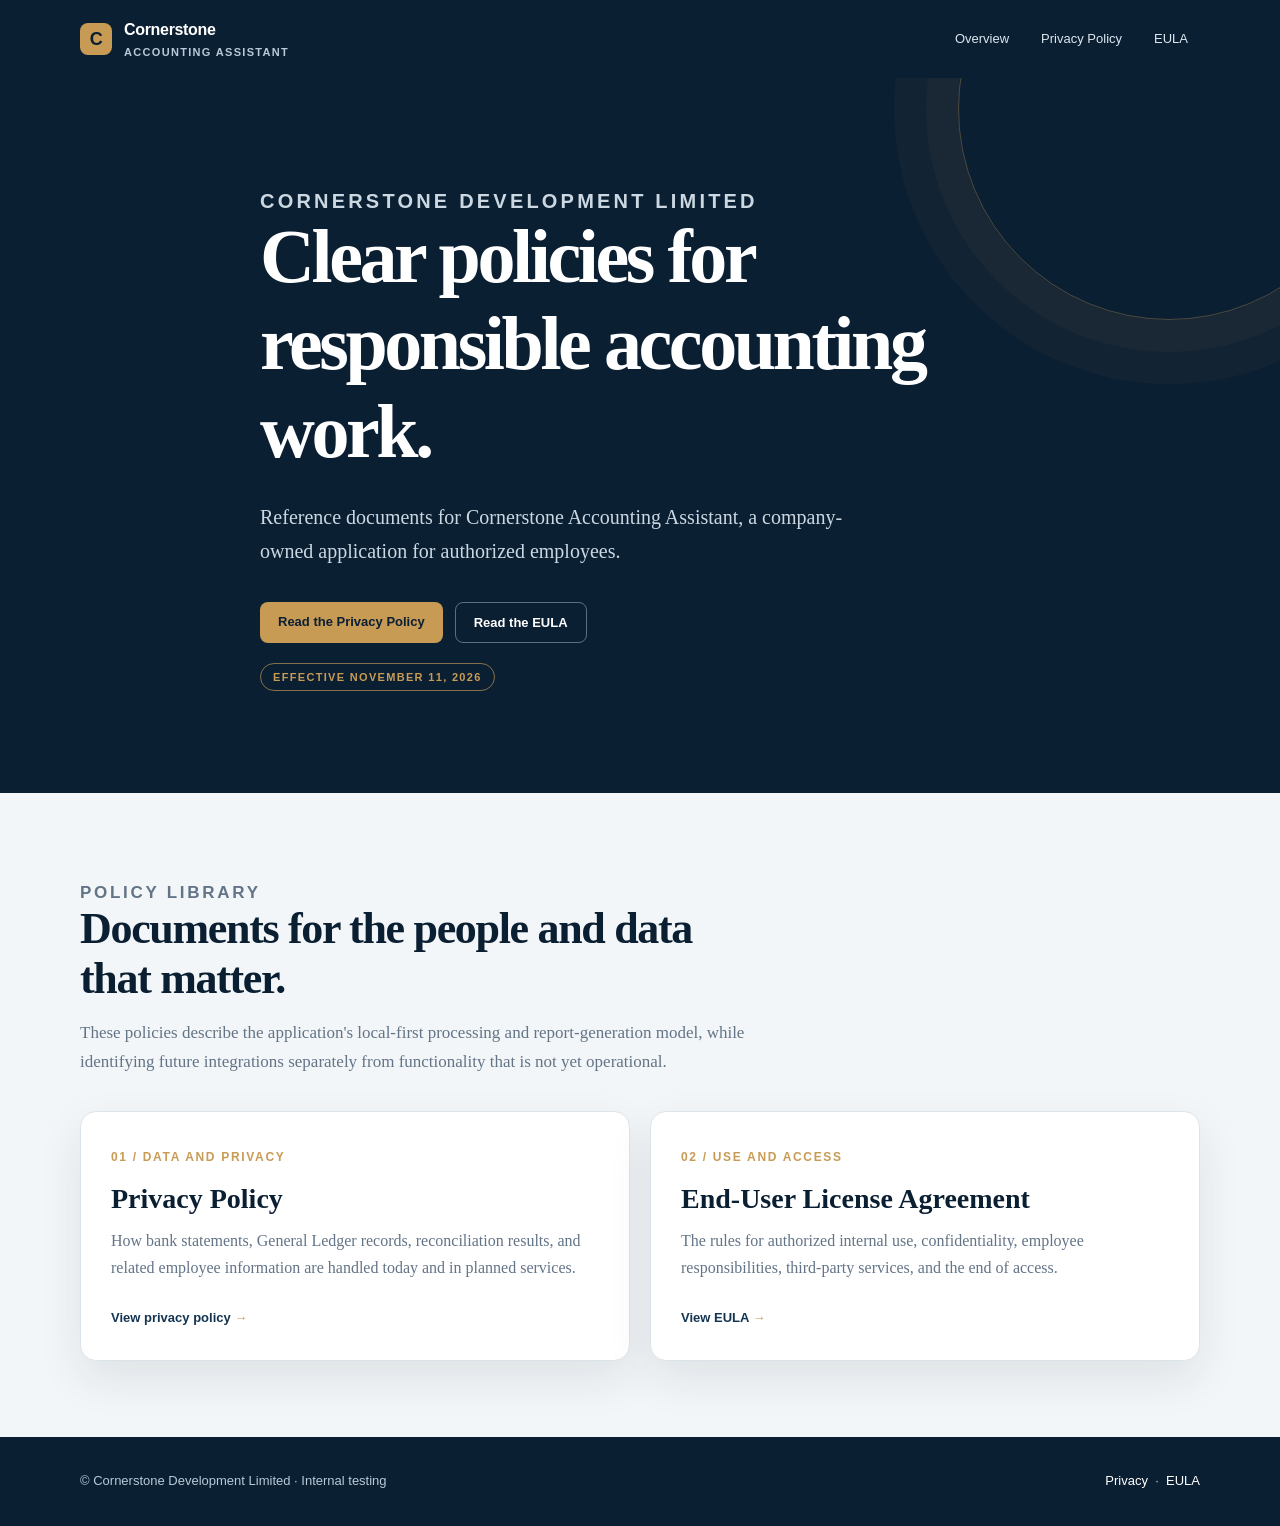
<file: index.html>
<!doctype html>
<html lang="en">
<head>
  <meta charset="utf-8">
  <meta name="viewport" content="width=device-width, initial-scale=1">
  <meta name="description" content="Legal policies for Cornerstone Accounting Assistant, an internal accounting application by Cornerstone Development Limited.">
  <title>Cornerstone Accounting Assistant | Legal policies</title>
  <link rel="stylesheet" href="styles.css">
</head>
<body>
  <header class="site-header">
    <div class="header-inner">
      <a class="brand" href="index.html"><span class="brand-mark" aria-hidden="true">C</span><span>Cornerstone<small>Accounting Assistant</small></span></a>
      <nav aria-label="Primary navigation"><a href="index.html">Overview</a><a href="privacy.html">Privacy Policy</a><a href="eula.html">EULA</a></nav>
    </div>
  </header>
  <main>
    <section class="hero"><div class="container hero-content"><p class="eyebrow">Cornerstone Development Limited</p><h1>Clear policies for responsible accounting work.</h1><p>Reference documents for Cornerstone Accounting Assistant, a company-owned application for authorized employees.</p><div class="button-row"><a class="button button-primary" href="privacy.html">Read the Privacy Policy</a><a class="button button-secondary" href="eula.html">Read the EULA</a></div><span class="status">Effective November 11, 2026</span></div></section>
    <section class="section"><div class="container"><div class="section-heading"><p class="eyebrow">Policy library</p><h2>Documents for the people and data that matter.</h2><p>These policies describe the application's local-first processing and report-generation model, while identifying future integrations separately from functionality that is not yet operational.</p></div><div class="policy-grid"><article class="card"><span class="card-label">01 / Data and privacy</span><h3>Privacy Policy</h3><p>How bank statements, General Ledger records, reconciliation results, and related employee information are handled today and in planned services.</p><a class="text-link" href="privacy.html">View privacy policy</a></article><article class="card"><span class="card-label">02 / Use and access</span><h3>End-User License Agreement</h3><p>The rules for authorized internal use, confidentiality, employee responsibilities, third-party services, and the end of access.</p><a class="text-link" href="eula.html">View EULA</a></article></div></div></section>
  </main>
  <footer><div class="container footer-inner"><span>© Cornerstone Development Limited · Internal testing</span><span><a href="privacy.html">Privacy</a> &nbsp;·&nbsp; <a href="eula.html">EULA</a></span></div></footer>
</body>
</html>
</file>
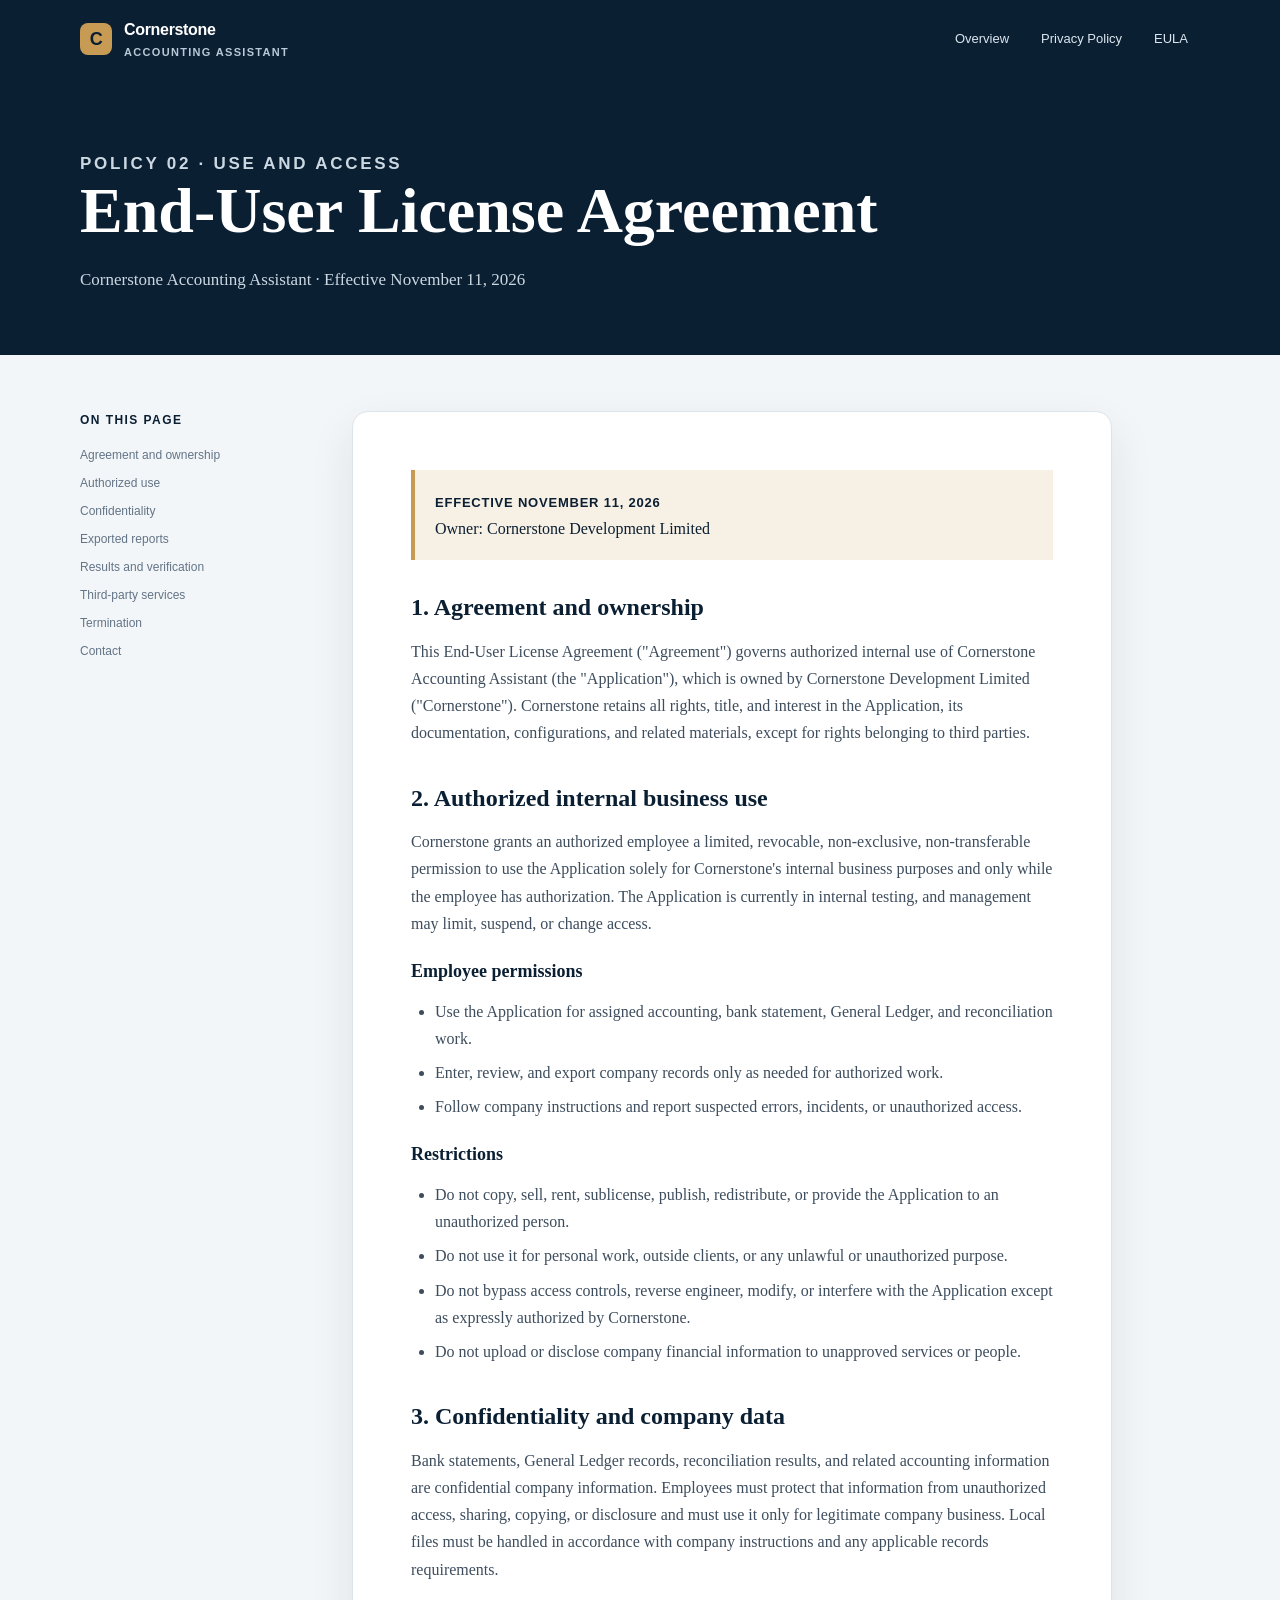
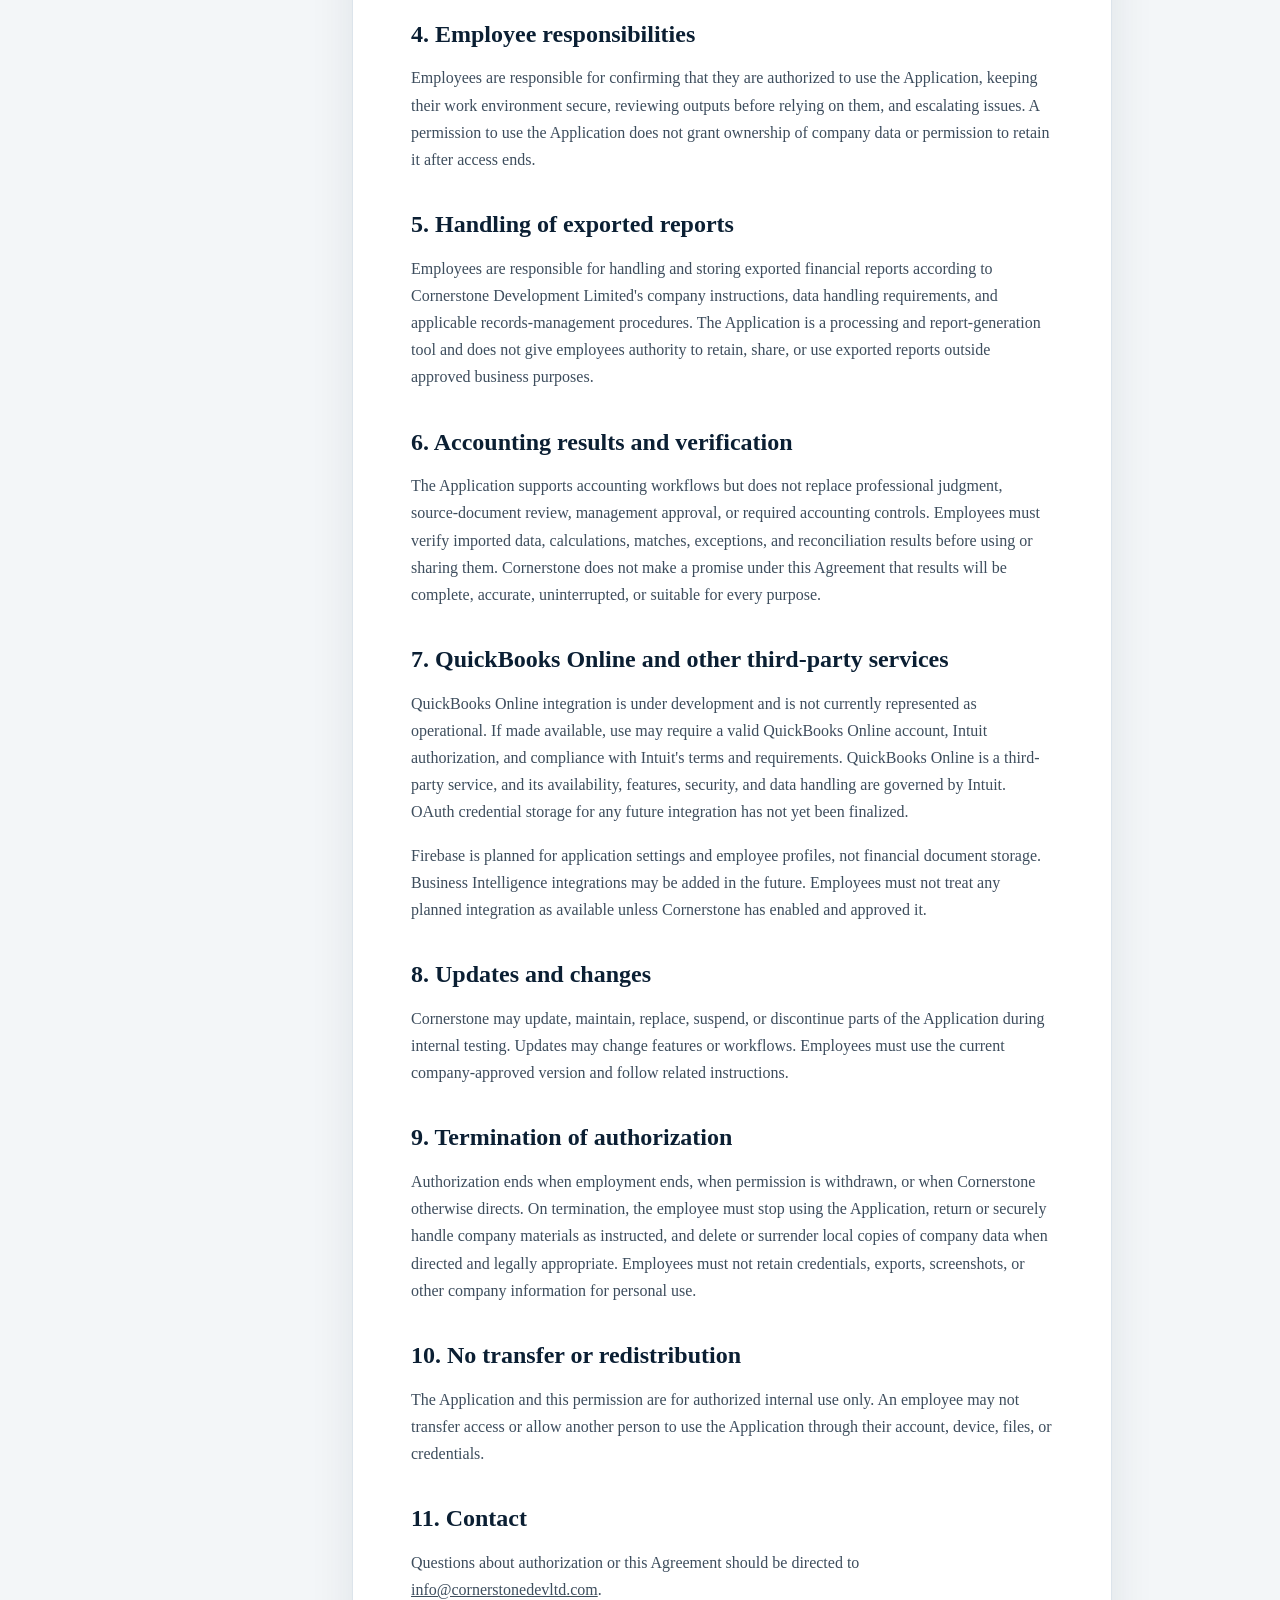
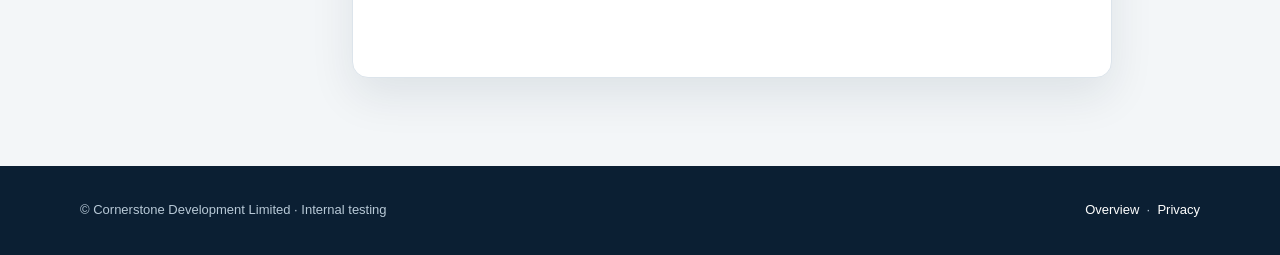
<file: eula.html>
<!doctype html>
<html lang="en">
<head><meta charset="utf-8"><meta name="viewport" content="width=device-width, initial-scale=1"><meta name="description" content="End-User License Agreement for Cornerstone Accounting Assistant."><title>EULA | Cornerstone Accounting Assistant</title><link rel="stylesheet" href="styles.css"></head>
<body>
  <header class="site-header"><div class="header-inner"><a class="brand" href="index.html"><span class="brand-mark" aria-hidden="true">C</span><span>Cornerstone<small>Accounting Assistant</small></span></a><nav aria-label="Primary navigation"><a href="index.html">Overview</a><a href="privacy.html">Privacy Policy</a><a href="eula.html">EULA</a></nav></div></header>
  <section class="page-hero"><div class="container"><p class="eyebrow">Policy 02 · Use and access</p><h1>End-User License Agreement</h1><p>Cornerstone Accounting Assistant · Effective November 11, 2026</p></div></section>
  <main class="container document-layout"><aside class="toc" aria-label="On this page"><strong>On this page</strong><a href="#agreement">Agreement and ownership</a><a href="#authorized">Authorized use</a><a href="#confidentiality">Confidentiality</a><a href="#reports">Exported reports</a><a href="#accuracy">Results and verification</a><a href="#integrations">Third-party services</a><a href="#termination">Termination</a><a href="#contact">Contact</a></aside>
    <article class="document"><div class="notice"><strong>Effective November 11, 2026</strong><br>Owner: Cornerstone Development Limited</div>
      <h2 id="agreement">1. Agreement and ownership</h2><p>This End-User License Agreement ("Agreement") governs authorized internal use of Cornerstone Accounting Assistant (the "Application"), which is owned by Cornerstone Development Limited ("Cornerstone"). Cornerstone retains all rights, title, and interest in the Application, its documentation, configurations, and related materials, except for rights belonging to third parties.</p>
      <h2 id="authorized">2. Authorized internal business use</h2><p>Cornerstone grants an authorized employee a limited, revocable, non-exclusive, non-transferable permission to use the Application solely for Cornerstone's internal business purposes and only while the employee has authorization. The Application is currently in internal testing, and management may limit, suspend, or change access.</p><h3>Employee permissions</h3><ul><li>Use the Application for assigned accounting, bank statement, General Ledger, and reconciliation work.</li><li>Enter, review, and export company records only as needed for authorized work.</li><li>Follow company instructions and report suspected errors, incidents, or unauthorized access.</li></ul><h3>Restrictions</h3><ul><li>Do not copy, sell, rent, sublicense, publish, redistribute, or provide the Application to an unauthorized person.</li><li>Do not use it for personal work, outside clients, or any unlawful or unauthorized purpose.</li><li>Do not bypass access controls, reverse engineer, modify, or interfere with the Application except as expressly authorized by Cornerstone.</li><li>Do not upload or disclose company financial information to unapproved services or people.</li></ul>
      <h2 id="confidentiality">3. Confidentiality and company data</h2><p>Bank statements, General Ledger records, reconciliation results, and related accounting information are confidential company information. Employees must protect that information from unauthorized access, sharing, copying, or disclosure and must use it only for legitimate company business. Local files must be handled in accordance with company instructions and any applicable records requirements.</p>
      <h2>4. Employee responsibilities</h2><p>Employees are responsible for confirming that they are authorized to use the Application, keeping their work environment secure, reviewing outputs before relying on them, and escalating issues. A permission to use the Application does not grant ownership of company data or permission to retain it after access ends.</p>
      <h2 id="reports">5. Handling of exported reports</h2><p>Employees are responsible for handling and storing exported financial reports according to Cornerstone Development Limited's company instructions, data handling requirements, and applicable records-management procedures. The Application is a processing and report-generation tool and does not give employees authority to retain, share, or use exported reports outside approved business purposes.</p>
      <h2 id="accuracy">6. Accounting results and verification</h2><p>The Application supports accounting workflows but does not replace professional judgment, source-document review, management approval, or required accounting controls. Employees must verify imported data, calculations, matches, exceptions, and reconciliation results before using or sharing them. Cornerstone does not make a promise under this Agreement that results will be complete, accurate, uninterrupted, or suitable for every purpose.</p>
      <h2 id="integrations">7. QuickBooks Online and other third-party services</h2><p>QuickBooks Online integration is under development and is not currently represented as operational. If made available, use may require a valid QuickBooks Online account, Intuit authorization, and compliance with Intuit's terms and requirements. QuickBooks Online is a third-party service, and its availability, features, security, and data handling are governed by Intuit. OAuth credential storage for any future integration has not yet been finalized.</p><p>Firebase is planned for application settings and employee profiles, not financial document storage. Business Intelligence integrations may be added in the future. Employees must not treat any planned integration as available unless Cornerstone has enabled and approved it.</p>
      <h2>8. Updates and changes</h2><p>Cornerstone may update, maintain, replace, suspend, or discontinue parts of the Application during internal testing. Updates may change features or workflows. Employees must use the current company-approved version and follow related instructions.</p>
      <h2 id="termination">9. Termination of authorization</h2><p>Authorization ends when employment ends, when permission is withdrawn, or when Cornerstone otherwise directs. On termination, the employee must stop using the Application, return or securely handle company materials as instructed, and delete or surrender local copies of company data when directed and legally appropriate. Employees must not retain credentials, exports, screenshots, or other company information for personal use.</p>
      <h2>10. No transfer or redistribution</h2><p>The Application and this permission are for authorized internal use only. An employee may not transfer access or allow another person to use the Application through their account, device, files, or credentials.</p>
      <h2 id="contact">11. Contact</h2><p>Questions about authorization or this Agreement should be directed to <a href="mailto:info@cornerstonedevltd.com">info@cornerstonedevltd.com</a>.</p>
    </article>
  </main>
  <footer><div class="container footer-inner"><span>© Cornerstone Development Limited · Internal testing</span><span><a href="index.html">Overview</a> &nbsp;·&nbsp; <a href="privacy.html">Privacy</a></span></div></footer>
</body></html>
</file>
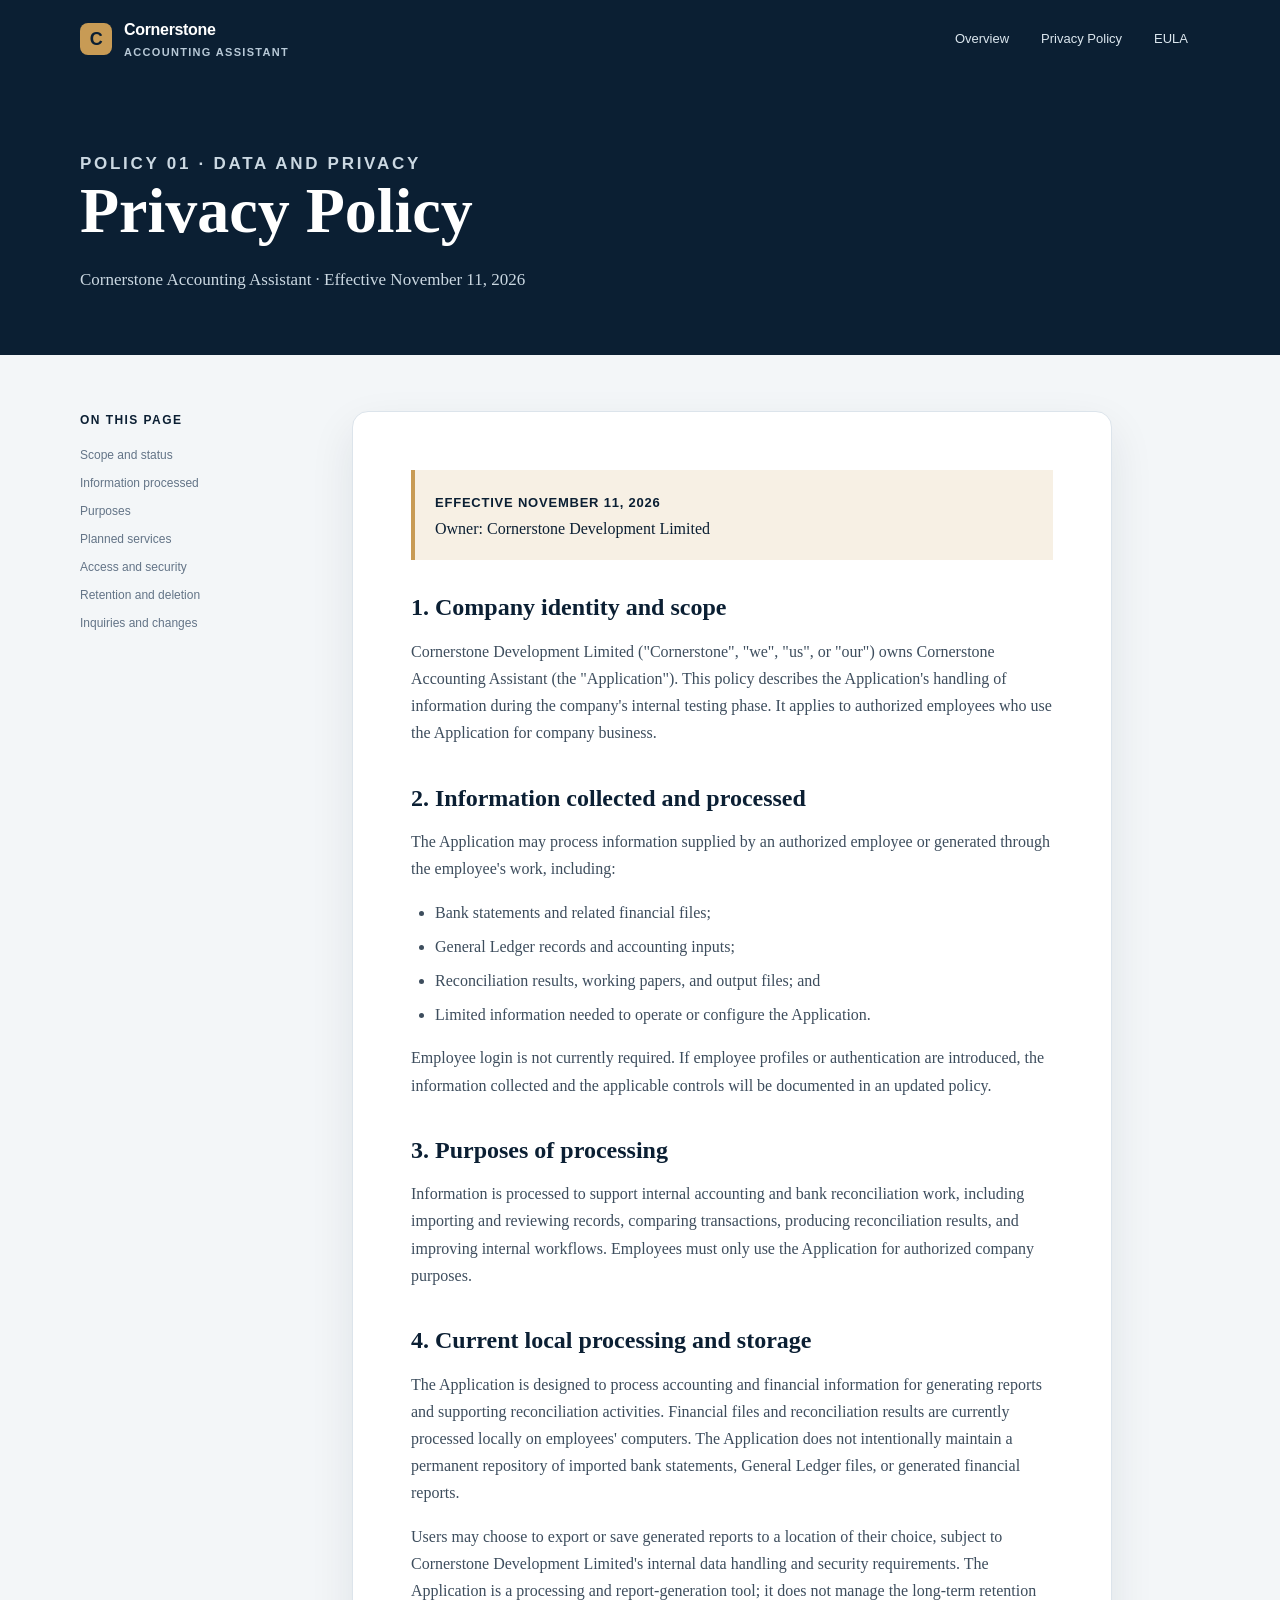
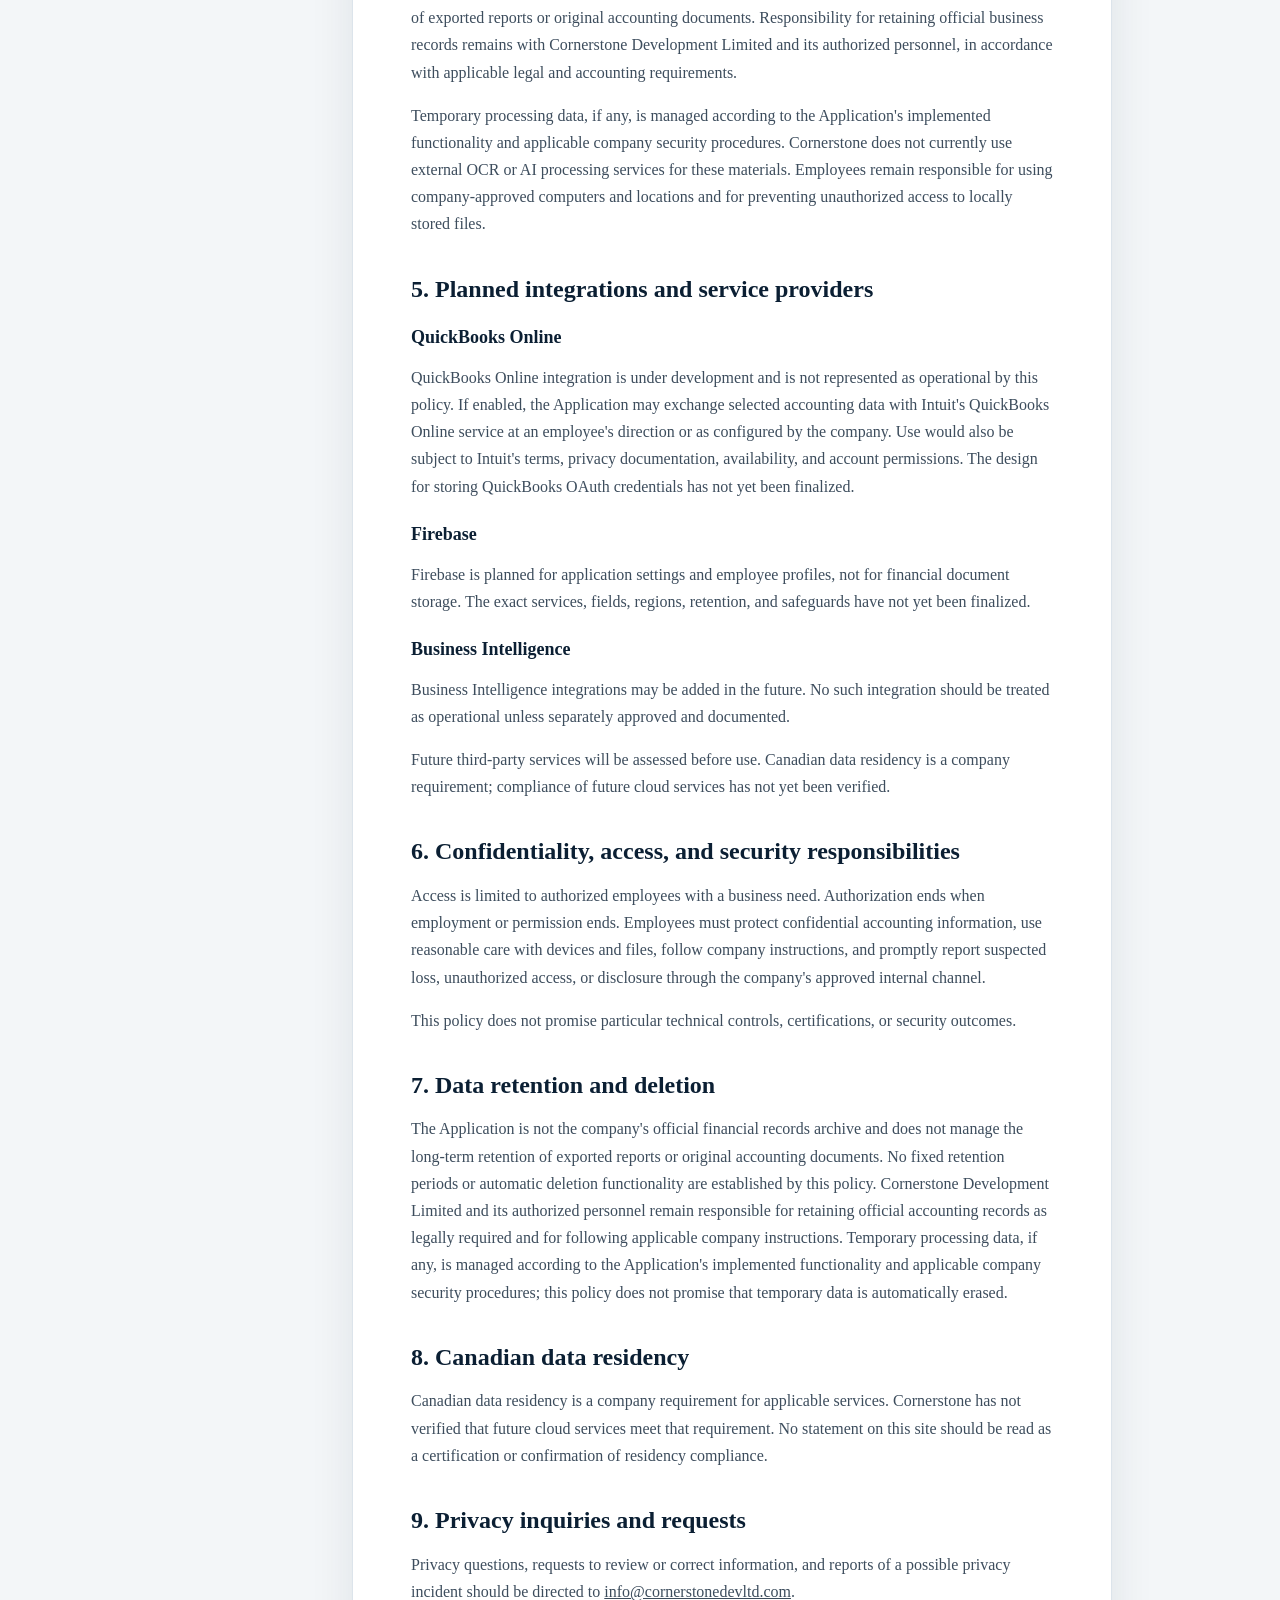
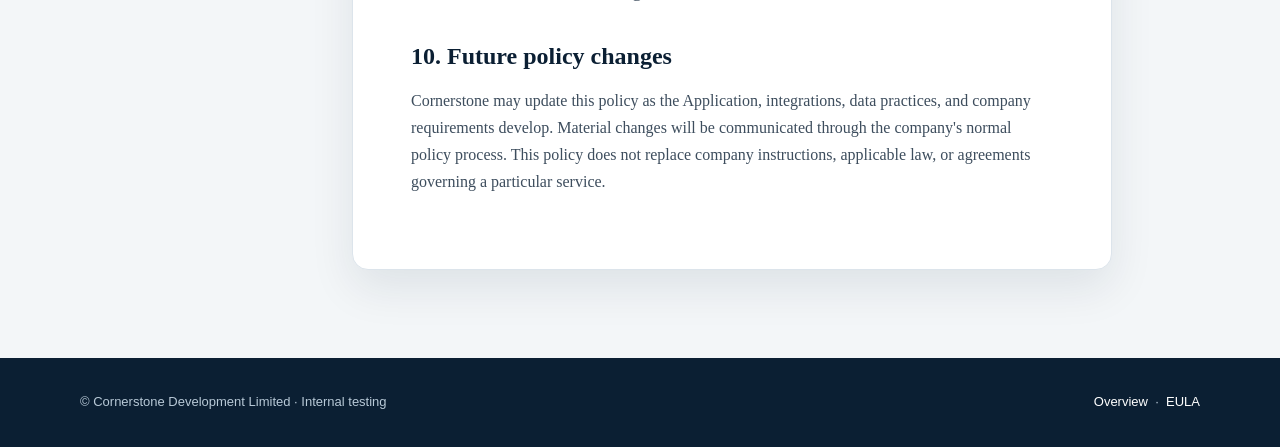
<file: privacy.html>
<!doctype html>
<html lang="en">
<head><meta charset="utf-8"><meta name="viewport" content="width=device-width, initial-scale=1"><meta name="description" content="Privacy Policy for Cornerstone Accounting Assistant."><title>Privacy Policy | Cornerstone Accounting Assistant</title><link rel="stylesheet" href="styles.css"></head>
<body>
  <header class="site-header"><div class="header-inner"><a class="brand" href="index.html"><span class="brand-mark" aria-hidden="true">C</span><span>Cornerstone<small>Accounting Assistant</small></span></a><nav aria-label="Primary navigation"><a href="index.html">Overview</a><a href="privacy.html">Privacy Policy</a><a href="eula.html">EULA</a></nav></div></header>
  <section class="page-hero"><div class="container"><p class="eyebrow">Policy 01 · Data and privacy</p><h1>Privacy Policy</h1><p>Cornerstone Accounting Assistant · Effective November 11, 2026</p></div></section>
  <main class="container document-layout"><aside class="toc" aria-label="On this page"><strong>On this page</strong><a href="#scope">Scope and status</a><a href="#information">Information processed</a><a href="#purposes">Purposes</a><a href="#services">Planned services</a><a href="#security">Access and security</a><a href="#retention">Retention and deletion</a><a href="#inquiries">Inquiries and changes</a></aside>
    <article class="document"><div class="notice"><strong>Effective November 11, 2026</strong><br>Owner: Cornerstone Development Limited</div>
      <h2 id="scope">1. Company identity and scope</h2><p>Cornerstone Development Limited ("Cornerstone", "we", "us", or "our") owns Cornerstone Accounting Assistant (the "Application"). This policy describes the Application's handling of information during the company's internal testing phase. It applies to authorized employees who use the Application for company business.</p>
      <h2 id="information">2. Information collected and processed</h2><p>The Application may process information supplied by an authorized employee or generated through the employee's work, including:</p><ul><li>Bank statements and related financial files;</li><li>General Ledger records and accounting inputs;</li><li>Reconciliation results, working papers, and output files; and</li><li>Limited information needed to operate or configure the Application.</li></ul><p>Employee login is not currently required. If employee profiles or authentication are introduced, the information collected and the applicable controls will be documented in an updated policy.</p>
      <h2 id="purposes">3. Purposes of processing</h2><p>Information is processed to support internal accounting and bank reconciliation work, including importing and reviewing records, comparing transactions, producing reconciliation results, and improving internal workflows. Employees must only use the Application for authorized company purposes.</p>
      <h2>4. Current local processing and storage</h2><p>The Application is designed to process accounting and financial information for generating reports and supporting reconciliation activities. Financial files and reconciliation results are currently processed locally on employees' computers. The Application does not intentionally maintain a permanent repository of imported bank statements, General Ledger files, or generated financial reports.</p><p>Users may choose to export or save generated reports to a location of their choice, subject to Cornerstone Development Limited's internal data handling and security requirements. The Application is a processing and report-generation tool; it does not manage the long-term retention of exported reports or original accounting documents. Responsibility for retaining official business records remains with Cornerstone Development Limited and its authorized personnel, in accordance with applicable legal and accounting requirements.</p><p>Temporary processing data, if any, is managed according to the Application's implemented functionality and applicable company security procedures. Cornerstone does not currently use external OCR or AI processing services for these materials. Employees remain responsible for using company-approved computers and locations and for preventing unauthorized access to locally stored files.</p>
      <h2 id="services">5. Planned integrations and service providers</h2><h3>QuickBooks Online</h3><p>QuickBooks Online integration is under development and is not represented as operational by this policy. If enabled, the Application may exchange selected accounting data with Intuit's QuickBooks Online service at an employee's direction or as configured by the company. Use would also be subject to Intuit's terms, privacy documentation, availability, and account permissions. The design for storing QuickBooks OAuth credentials has not yet been finalized.</p><h3>Firebase</h3><p>Firebase is planned for application settings and employee profiles, not for financial document storage. The exact services, fields, regions, retention, and safeguards have not yet been finalized.</p><h3>Business Intelligence</h3><p>Business Intelligence integrations may be added in the future. No such integration should be treated as operational unless separately approved and documented.</p><p>Future third-party services will be assessed before use. Canadian data residency is a company requirement; compliance of future cloud services has not yet been verified.</p>
      <h2 id="security">6. Confidentiality, access, and security responsibilities</h2><p>Access is limited to authorized employees with a business need. Authorization ends when employment or permission ends. Employees must protect confidential accounting information, use reasonable care with devices and files, follow company instructions, and promptly report suspected loss, unauthorized access, or disclosure through the company's approved internal channel.</p><p>This policy does not promise particular technical controls, certifications, or security outcomes.</p>
      <h2 id="retention">7. Data retention and deletion</h2><p>The Application is not the company's official financial records archive and does not manage the long-term retention of exported reports or original accounting documents. No fixed retention periods or automatic deletion functionality are established by this policy. Cornerstone Development Limited and its authorized personnel remain responsible for retaining official accounting records as legally required and for following applicable company instructions. Temporary processing data, if any, is managed according to the Application's implemented functionality and applicable company security procedures; this policy does not promise that temporary data is automatically erased.</p>
      <h2>8. Canadian data residency</h2><p>Canadian data residency is a company requirement for applicable services. Cornerstone has not verified that future cloud services meet that requirement. No statement on this site should be read as a certification or confirmation of residency compliance.</p>
      <h2 id="inquiries">9. Privacy inquiries and requests</h2><p>Privacy questions, requests to review or correct information, and reports of a possible privacy incident should be directed to <a href="mailto:info@cornerstonedevltd.com">info@cornerstonedevltd.com</a>.</p>
      <h2>10. Future policy changes</h2><p>Cornerstone may update this policy as the Application, integrations, data practices, and company requirements develop. Material changes will be communicated through the company's normal policy process. This policy does not replace company instructions, applicable law, or agreements governing a particular service.</p>
    </article>
  </main>
  <footer><div class="container footer-inner"><span>© Cornerstone Development Limited · Internal testing</span><span><a href="index.html">Overview</a> &nbsp;·&nbsp; <a href="eula.html">EULA</a></span></div></footer>
</body></html>
</file>
<file: styles.css>
:root {
  --navy: #0b1f33;
  --navy-2: #143552;
  --ink: #203244;
  --muted: #637487;
  --line: #dce4eb;
  --paper: #ffffff;
  --mist: #f3f6f8;
  --gold: #c89b55;
  --gold-soft: #f7f0e4;
  --radius: 16px;
  --shadow: 0 18px 45px rgba(11, 31, 51, .09);
}

* { box-sizing: border-box; }
html { scroll-behavior: smooth; }
body { margin: 0; color: var(--ink); background: var(--mist); font-family: Georgia, 'Times New Roman', serif; line-height: 1.7; }
a { color: inherit; }
.site-header { background: var(--navy); color: #fff; }
.header-inner, .container { width: min(1120px, calc(100% - 40px)); margin: 0 auto; }
.header-inner { min-height: 78px; display: flex; align-items: center; justify-content: space-between; gap: 24px; }
.brand { display: inline-flex; align-items: center; gap: 12px; text-decoration: none; font-family: Arial, sans-serif; font-weight: 700; letter-spacing: -.02em; }
.brand-mark { width: 32px; height: 32px; display: grid; place-items: center; background: var(--gold); color: var(--navy); border-radius: 8px; font-size: 18px; }
.brand small { display: block; color: #b8c9d7; font-size: 11px; letter-spacing: .12em; text-transform: uppercase; font-weight: 600; }
nav { display: flex; gap: 8px; font-family: Arial, sans-serif; font-size: 13px; }
nav a { color: #dce7ef; padding: 9px 12px; border-radius: 8px; text-decoration: none; }
nav a:hover, nav a:focus-visible { background: rgba(255,255,255,.11); color: #fff; outline: none; }
.hero { background: var(--navy); color: #fff; padding: 86px 0 102px; position: relative; overflow: hidden; }
.hero:after { content: ''; position: absolute; width: 420px; height: 420px; border: 1px solid rgba(200,155,85,.35); border-radius: 50%; right: -100px; top: -180px; box-shadow: 0 0 0 32px rgba(200,155,85,.04), 0 0 0 64px rgba(200,155,85,.03); }
.hero-content { position: relative; z-index: 1; max-width: 760px; }
.eyebrow { margin: 0 0 18px; color: var(--gold); font: 700 12px/1.2 Arial, sans-serif; letter-spacing: .16em; text-transform: uppercase; }
h1, h2, h3 { margin: 0; color: var(--navy); line-height: 1.15; }
.hero h1 { color: #fff; font-size: clamp(42px, 7vw, 76px); letter-spacing: -.045em; }
.hero p { max-width: 620px; margin: 25px 0 0; color: #cbd8e2; font-size: 20px; }
.button-row { display: flex; flex-wrap: wrap; gap: 12px; margin-top: 34px; }
.button { display: inline-block; border-radius: 8px; padding: 12px 18px; font: 700 13px Arial, sans-serif; text-decoration: none; }
.button-primary { background: var(--gold); color: var(--navy); }
.button-secondary { border: 1px solid rgba(255,255,255,.35); color: #fff; }
.button:hover, .button:focus-visible { transform: translateY(-1px); outline: 3px solid rgba(200,155,85,.35); outline-offset: 2px; }
.section { padding: 76px 0; }
.section-heading { max-width: 680px; margin-bottom: 34px; }
.section-heading h2 { font-size: clamp(30px, 4vw, 44px); letter-spacing: -.03em; }
.section-heading p { margin: 14px 0 0; color: var(--muted); font-size: 17px; }
.policy-grid { display: grid; grid-template-columns: repeat(2, minmax(0, 1fr)); gap: 20px; }
.card { background: var(--paper); border: 1px solid var(--line); border-radius: var(--radius); padding: 30px; box-shadow: var(--shadow); }
.card-label { color: var(--gold); font: 700 12px Arial, sans-serif; letter-spacing: .14em; text-transform: uppercase; }
.card h3 { margin-top: 14px; font-size: 28px; }
.card p { color: var(--muted); margin: 12px 0 22px; }
.text-link { color: var(--navy-2); font: 700 13px Arial, sans-serif; text-decoration: none; }
.text-link:after { content: ' →'; color: var(--gold); }
.notice { border-left: 4px solid var(--gold); background: var(--gold-soft); padding: 18px 20px; color: var(--navy); }
.notice strong { font-family: Arial, sans-serif; font-size: 13px; text-transform: uppercase; letter-spacing: .06em; }
.page-hero { padding: 58px 0 60px; background: var(--navy); color: #fff; }
.page-hero h1 { color: #fff; font-size: clamp(38px, 6vw, 64px); }
.page-hero p { color: #cbd8e2; margin: 18px 0 0; font-size: 17px; }
.document-layout { display: grid; grid-template-columns: 220px minmax(0, 760px); gap: 52px; align-items: start; padding: 56px 0 88px; }
.toc { position: sticky; top: 24px; font: 12px/1.5 Arial, sans-serif; }
.toc strong { display: block; margin-bottom: 12px; color: var(--navy); letter-spacing: .12em; text-transform: uppercase; }
.toc a { display: block; padding: 5px 0; color: var(--muted); text-decoration: none; }
.toc a:hover, .toc a:focus-visible { color: var(--navy); }
.document { background: var(--paper); border: 1px solid var(--line); border-radius: var(--radius); padding: clamp(26px, 5vw, 58px); box-shadow: var(--shadow); }
.document .notice { margin-bottom: 34px; }
.document h2 { margin: 38px 0 12px; font-size: 24px; }
.document h2:first-of-type { margin-top: 0; }
.document h3 { margin: 24px 0 7px; font-size: 18px; }
.document p, .document li { color: #3d4d5d; }
.document ul { padding-left: 24px; }
.document li + li { margin-top: 7px; }
.placeholder { background: #fff4d8; padding: 2px 5px; font-weight: 700; color: #654913; }
.status { display: inline-block; margin-top: 20px; border: 1px solid rgba(200,155,85,.65); border-radius: 999px; padding: 7px 12px; color: var(--gold); font: 700 11px Arial, sans-serif; letter-spacing: .12em; text-transform: uppercase; }
footer { background: var(--navy); color: #b8c9d7; padding: 34px 0; font: 13px/1.6 Arial, sans-serif; }
.footer-inner { display: flex; justify-content: space-between; gap: 20px; flex-wrap: wrap; }
footer a { color: #fff; text-decoration: none; }
.muted { color: var(--muted); }
@media (max-width: 760px) {
  .header-inner { align-items: flex-start; flex-direction: column; padding: 18px 0; }
  nav { width: 100%; justify-content: space-between; gap: 0; }
  nav a { padding: 8px 5px; }
  .hero { padding: 64px 0 76px; }
  .hero p { font-size: 18px; }
  .policy-grid, .document-layout { grid-template-columns: 1fr; }
  .toc { position: static; order: 2; border-top: 1px solid var(--line); padding-top: 22px; }
  .section { padding: 56px 0; }
}
@media print {
  .site-header, footer, .toc, .button-row { display: none; }
  body, .document { background: #fff; box-shadow: none; border: 0; }
  .document-layout { display: block; padding: 0; }
}
</file>
